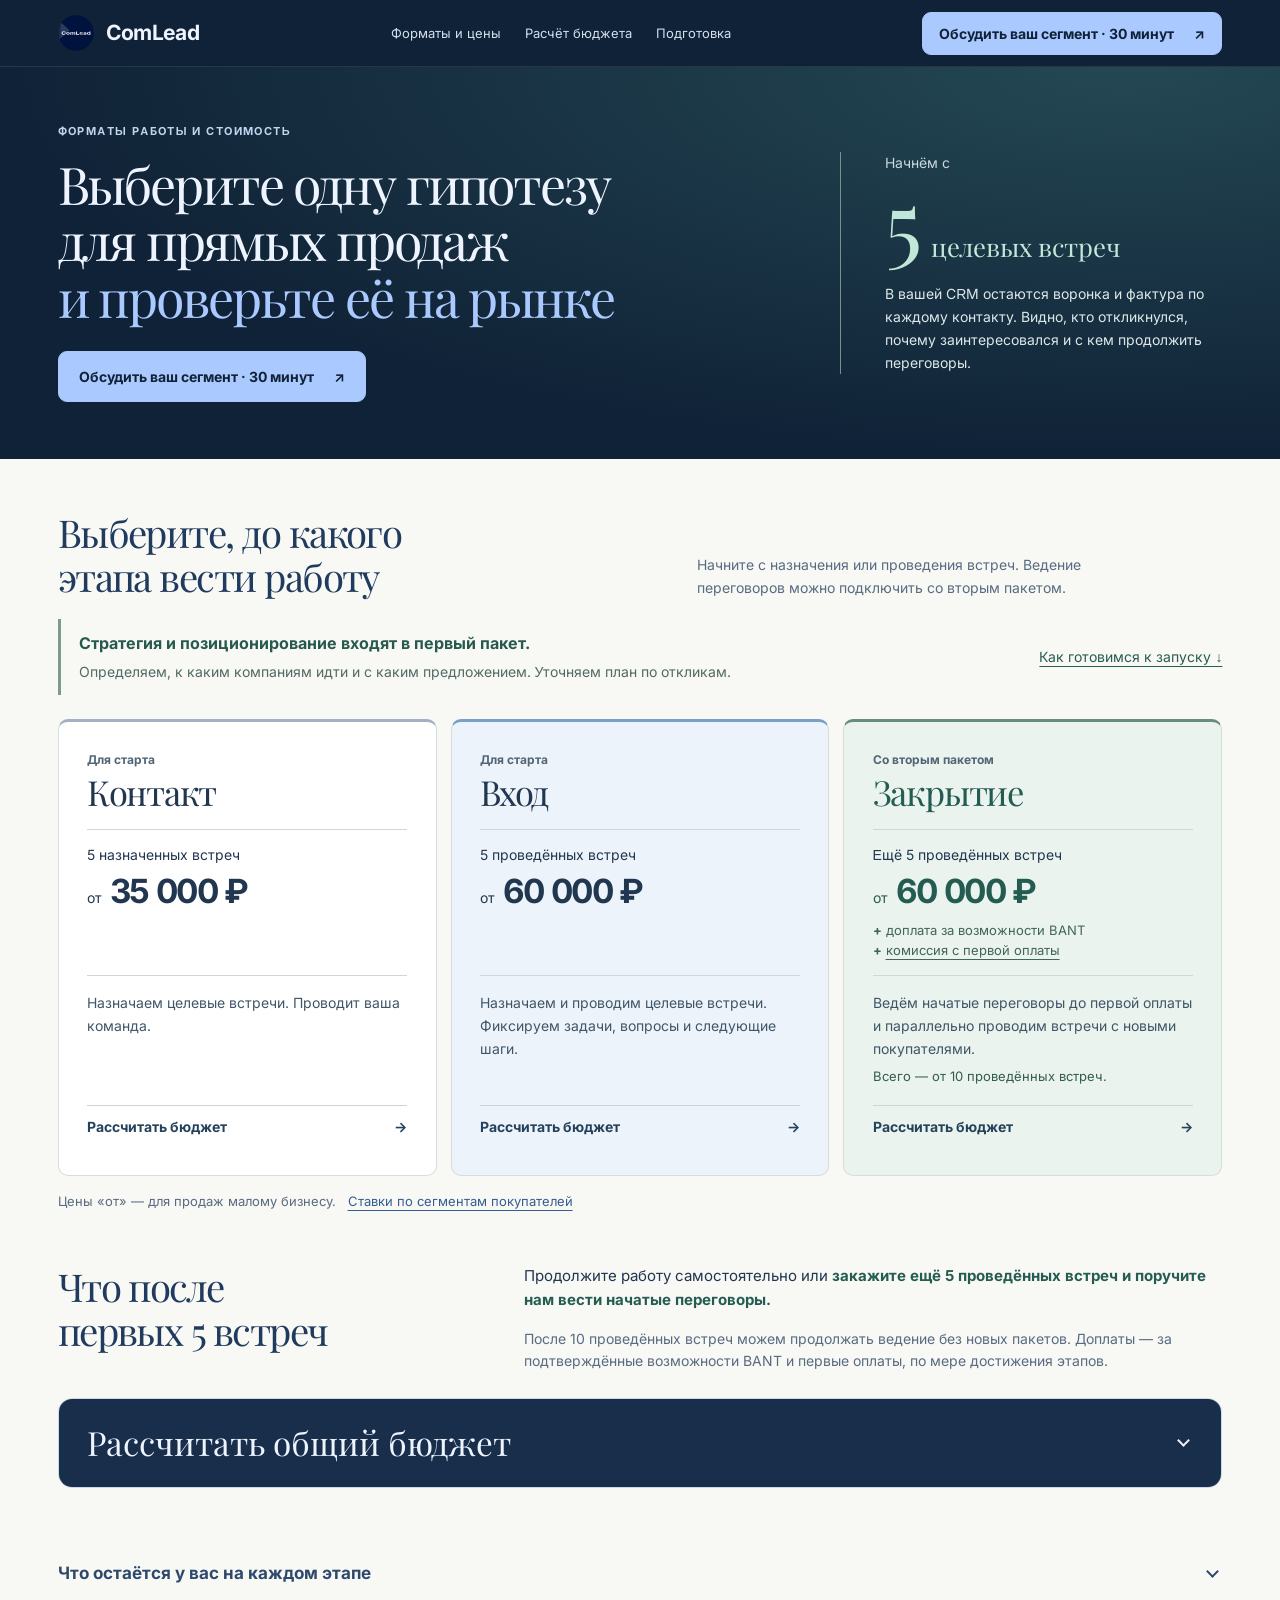
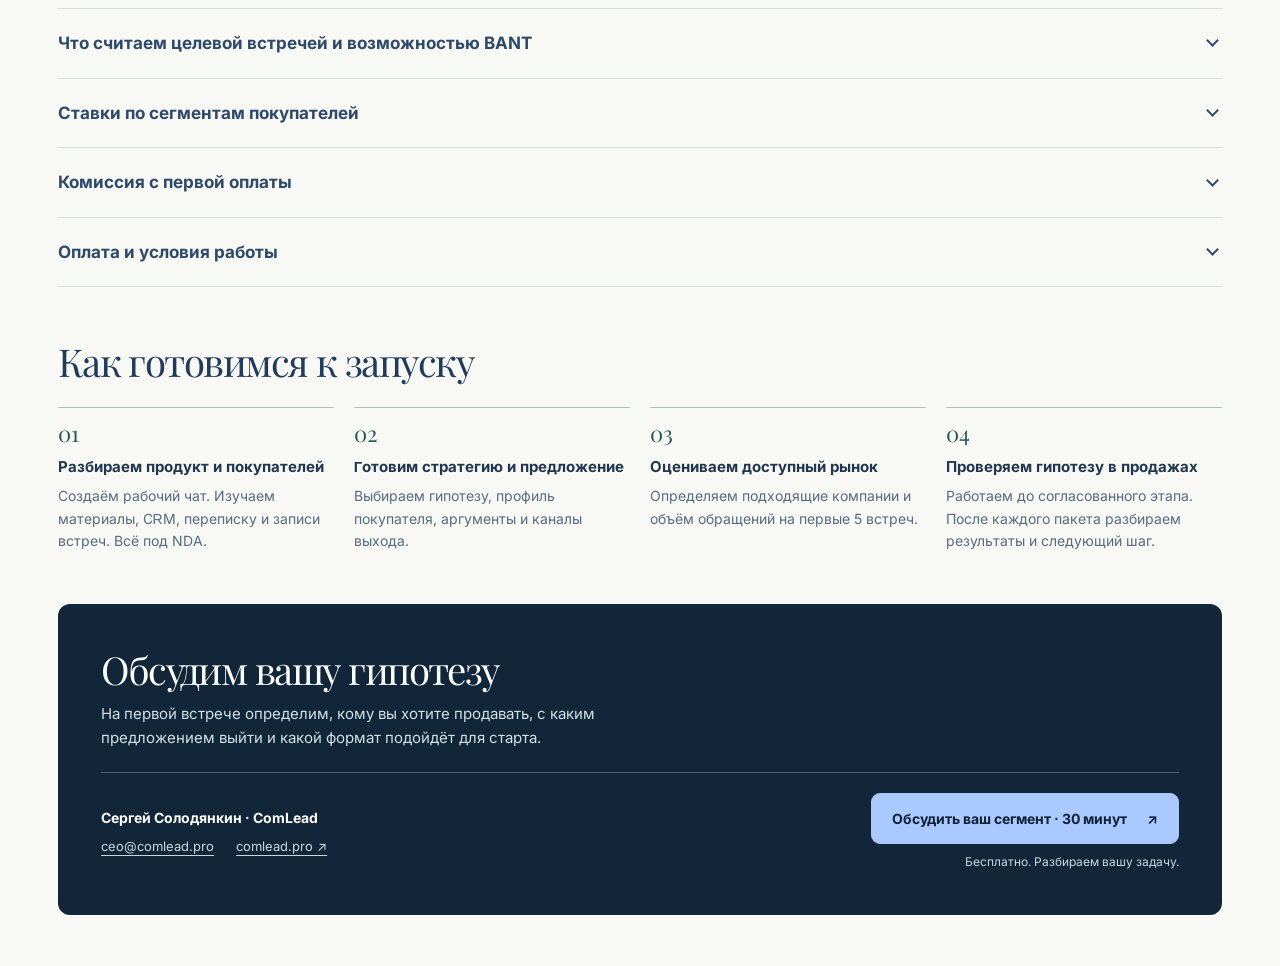
<file: Onepager.html>
<!doctype html>
<html lang="ru">
<head>
<meta charset="utf-8">
<meta name="viewport" content="width=device-width, initial-scale=1, viewport-fit=cover">
<meta name="theme-color" content="#101e33">
<meta name="description" content="ComLead — проверка гипотез прямыми продажами. Начните с 5 целевых встреч: стратегия включена, дальнейшая работа — небольшими пакетами.">
<title>ComLead — начнём с 5 целевых встреч</title>
<style>@font-face {
  font-family: 'Inter';
  font-style: normal;
  font-weight: 400;
  font-display: swap;
  src: url([data-uri]) format('woff');
}
@font-face {
  font-family: 'Inter';
  font-style: normal;
  font-weight: 700;
  font-display: swap;
  src: url([data-uri]) format('woff');
}
@font-face {
  font-family: 'Playfair Display';
  font-style: normal;
  font-weight: 400;
  font-display: swap;
  src: url([data-uri]) format('woff');
}
/* The established ComLead palette and embedded typefaces are retained. */
:root{--navy:#101e33;--ink:#21364f;--muted:#586b80;--blue:#aac9ff;--teal:#2b6257;--paper:#f5f7fa;--line:#d9e3ed;--sans:Inter,Arial,sans-serif;--serif:'Playfair Display',Georgia,serif;--header-h:72px}
*{box-sizing:border-box}html{scroll-behavior:smooth;scroll-padding-block-start:calc(var(--header-h) + 20px)}body{margin:0;background:var(--paper);color:var(--ink);font:16px/1.6 var(--sans);-webkit-font-smoothing:antialiased}h1,h2,h3,p,dl,dd{margin:0}a{color:inherit;text-underline-offset:4px}button,input,select{font:inherit}button,a,summary{-webkit-tap-highlight-color:transparent}button{cursor:pointer}img,svg{display:block;max-width:100%}strong,b{font-weight:700}[hidden]{display:none!important}:is(a,button,summary,input,select,[tabindex]):focus-visible{outline:3px solid #6292d6;outline-offset:4px}[id]{scroll-margin-block-start:calc(var(--header-h) + 20px)}.wrap{width:min(1160px,calc(100% - 64px));margin-inline:auto}.sr-only{position:absolute;width:1px;height:1px;overflow:hidden;clip-path:inset(50%);white-space:nowrap}.skip{position:fixed;inset-block-start:10px;inset-inline-start:10px;transform:translateY(-200%);z-index:100;padding:12px 20px;background:white;color:var(--navy)}.skip:focus{transform:none}.button{display:inline-flex;align-items:center;justify-content:center;gap:20px;padding:14px 20px;min-height:50px;border:1px solid #a8c9fa;border-radius:9px;background:var(--blue);color:var(--navy);font-size:14px;font-weight:700;text-decoration:none;line-height:1.5}.button:hover{background:#c5daff}.button svg{width:16px;height:16px;flex:none}.site-header{position:sticky;inset-block-start:0;z-index:30;background:#101e33f7;color:#edf3ff;border-bottom:1px solid #ffffff18}.topbar{display:flex;align-items:center;justify-content:space-between;gap:24px;min-height:var(--header-h)}.brand{display:inline-flex;align-items:center;gap:12px;text-decoration:none;font-size:21px;font-weight:700;letter-spacing:-.03em}.brand img{width:36px;height:36px;border-radius:50%}.header-mobile-link{display:none}.hero{padding-block:44px 40px;background:radial-gradient(ellipse at 90% 10%,#233c5c,transparent 68%),var(--navy);color:#edf3ff}.eyebrow{font-size:11px;line-height:1.5;font-weight:700;letter-spacing:.13em;text-transform:uppercase;color:var(--blue)}.hero h1{max-width:1080px;margin-block-start:16px;font:400 clamp(32px,4.1vw,50px)/1.17 var(--serif);letter-spacing:-.035em;text-wrap:balance}.hero-accent{color:var(--blue)}.hero-subtitle{margin-block-start:28px;font-size:23px;line-height:1.45}.hero-subtitle strong{font-variant-numeric:lining-nums tabular-nums}.hero-lead{margin-block-start:14px;max-width:760px;color:#c4d2e6;font-size:16px;line-height:1.65}.hero-actions{margin-block-start:24px}.hero-terms{margin-block-start:24px;padding-inline-start:16px;border-inline-start:2px solid #9bd1c2;max-width:800px;color:#bfd0e6;font-size:14px}.hero-actions+.hero-terms{margin-block-start:24px}main{padding-block:28px 40px}.strategy-strip{display:flex;align-items:center;justify-content:space-between;gap:16px 32px;background:#eaf3ef;border:1px solid #d0e2da;border-radius:12px;padding:20px 24px;color:#3e6258}.strategy-strip strong{color:#28594f}.strategy-strip p+p{font-size:14px;margin-block-start:4px}.strategy-link{flex:none;font-size:14px}.section-intro{margin-block:32px 18px}.section-intro h2,.next-step h2,.workflow h2,.launch h2{font:400 29px/1.3 var(--serif);letter-spacing:-.025em;color:#203b5d}.section-intro p{font-size:14px;color:var(--muted);margin-block-start:6px}
/* Shared subgrid rows align the three formats without fixed text heights. */
.plans{display:grid;grid-template-columns:repeat(3,minmax(0,1fr));gap:0 20px}.plan{display:grid;grid-template-rows:subgrid;grid-row:span 4;min-width:0;border:1px solid var(--line);border-radius:13px;background:#fff;overflow:hidden}.plan-head{padding:20px 22px;background:#edf3fb}.plan-kicker{font-size:12px;color:var(--muted)}.plan-head h3{font:400 30px/1.25 var(--serif);letter-spacing:-.035em;margin-block-start:6px}.plan-description{padding:20px 22px;font-size:15px;line-height:1.6}.plan-volume{padding:18px 22px;border-block-start:1px solid var(--line);font-size:14px;line-height:1.6}.plan-volume strong{display:block;font-size:16px}.plan-price{padding:22px;background:#f4f7fb;border-block-start:1px solid var(--line)}.price{display:flex;align-items:baseline;gap:8px;font-size:31px;line-height:1.2;font-weight:700;letter-spacing:-.04em;font-variant-numeric:lining-nums tabular-nums;white-space:nowrap}.price small{font-size:14px;color:var(--muted);font-weight:400;letter-spacing:0}.price-caption{display:block;color:var(--muted);font-size:14px;margin-block-start:6px}.price-terms{color:#42645b;font-size:13px;line-height:1.65;margin-block-start:16px}.price-terms span{display:block}.plan-close{border-color:#bad7cc}.plan-close .plan-head{background:#deeee7}.plan-close .plan-price{background:#edf6f1}.plan-close .price,.plan-close h3{color:#245c52}.plan-close .plan-volume{border-color:#d4e4dc}.plan-link{display:inline-block;font-size:13px;margin-block-start:14px;color:#28594f}.price-note{margin-block-start:14px;color:var(--muted);font-size:13px}.price-note a{margin-inline-start:8px;color:#355d91}.next-step{display:grid;grid-template-columns:minmax(0,.8fr) minmax(0,1.5fr);gap:24px 48px;margin-block:36px;padding-block:30px;border-block:1px solid var(--line)}.next-step h2{max-width:290px}.next-step p{font-size:15px}.next-step p+p{margin-block-start:16px;color:var(--muted);font-size:14px}.next-step strong{color:#245c52}.details{border-block-end:1px solid var(--line)}.details>summary{display:flex;justify-content:space-between;align-items:center;gap:24px;padding-block:22px;list-style:none;cursor:pointer;color:#2d496b;font-weight:700;font-size:17px;line-height:1.45}.details>summary::-webkit-details-marker{display:none}.details>summary:hover{color:#3559a3}.chevron{width:9px;height:9px;flex:none;margin:0 5px 5px;border-inline-end:2px solid currentColor;border-block-end:2px solid currentColor;transform:rotate(45deg)}details[open]>summary .chevron{transform:rotate(225deg);margin-block-end:-4px}.details-body{padding-block:4px 28px}.detail-sub,.billing-note{font-size:14px;color:var(--muted)}.detail-sub{margin-block-end:20px}.billing-note{margin-block-start:16px}.compact-rows>div{display:grid;grid-template-columns:minmax(0,190px) minmax(0,1fr);gap:16px;padding-block:14px;border-block-end:1px solid var(--line)}.compact-rows>div:last-child{border:0}.compact-rows dt{font-weight:700;font-size:14px}.compact-rows dd{font-size:14px;color:var(--muted)}.criteria{display:grid;grid-template-columns:repeat(2,minmax(0,1fr));gap:40px}.criteria h3{font-size:17px;margin-block-end:8px}.criteria .compact-rows>div{grid-template-columns:1fr;gap:4px}.compact-note{margin-block-start:16px;color:var(--muted);font-size:13px}.rate-formula{padding:16px 20px;background:#eaf3ef;color:#345e53;border-radius:10px;margin-block-end:20px;font-size:14px}.rate-formula strong{display:block;margin-block-end:4px}.rates-wrap{border:1px solid var(--line);border-radius:12px;overflow:hidden;background:white}.rates{width:100%;border-collapse:collapse;table-layout:fixed;text-align:start;font-size:15px;font-variant-numeric:tabular-nums}.rates :is(th,td){padding:17px 18px;border-block-end:1px solid var(--line);vertical-align:middle}.rates thead th{font-size:13px;font-weight:400;background:#edf3fb;vertical-align:top}.rates thead strong{display:block;font-size:14px;margin-block-start:6px;line-height:1.5}.rates tbody th{font-size:15px}.rates tbody td{font-weight:700;white-space:nowrap}.rates small{display:block;font-size:12px;color:var(--muted);font-weight:400;margin-block-start:6px}.rates tr:last-child :is(th,td){border-block-end:0}.rates .rate-addon{background:#eaf3ef}.rate-plus{font-size:21px;line-height:1;font-weight:700;margin-inline-end:6px}.rate-label{display:none}.commission-grid{display:grid;grid-template-columns:repeat(7,minmax(0,1fr));border:1px solid var(--line);border-radius:10px;overflow:hidden;background:#fff}.commission-cell{padding:16px 8px;display:grid;gap:10px;text-align:center}.commission-cell+.commission-cell{border-inline-start:1px solid var(--line)}.commission-cell span,.commission-cell small{font-size:12px;color:var(--muted)}.commission-cell strong{font-size:22px;color:#345b88}.commission-cell small{padding-block-start:10px;border-block-start:1px solid var(--line)}
/* One calculator, with the funnel and its billable stages kept together. */
.economics{margin-block-start:28px;border:1px solid #cbd9e9;border-radius:14px;background:#edf2f8;overflow:hidden}.economics>summary{padding:23px 28px;background:#192e4b;color:#eef4ff}.economics>summary:hover{background:#203956;color:white}.economics-body{padding:28px}.calc-intro{font-size:14px;color:var(--muted);margin-block-end:24px}.economics-inputs{display:grid;grid-template-columns:1fr 1.35fr 1fr;gap:22px}.economics-form label{display:block;font-size:14px;font-weight:700;min-width:0}.economics-form :is(input,select){display:block;min-width:0;width:100%;min-height:50px;padding:11px 12px;margin-block-start:8px;border:1px solid #bfcfe0;border-radius:8px;background:white;color:var(--ink);font-size:15px}.economics-form small{display:block;margin-block-start:8px;font-weight:400;font-size:12px;line-height:1.55;color:var(--muted)}.economics-form input[aria-invalid=true]{border-color:#a23d33}.quantity{display:flex;gap:0;margin-block-start:8px;background:white;border:1px solid #bfcfe0;border-radius:8px;overflow:hidden}.quantity input{border:0;margin:0;border-radius:0;text-align:center;-moz-appearance:textfield;font-variant-numeric:tabular-nums;padding-inline:0}.quantity input::-webkit-inner-spin-button,.quantity input::-webkit-outer-spin-button{-webkit-appearance:none;margin:0}.quantity button{border:0;border-radius:0;background:#f6f9fd;color:#305783;flex:0 0 44px;font-size:21px}.quantity button:hover{background:#e2ebf7}.quantity button:disabled{opacity:.4;cursor:default}.economics-money{display:grid;grid-template-columns:repeat(2,minmax(0,1fr));gap:22px;margin-block-start:22px}.scenario-options{display:flex;flex-wrap:wrap;align-items:center;gap:10px;margin:24px 0 0;padding:0;border:0}.scenario-options legend{float:inline-start;margin-inline-end:12px;font-size:14px;font-weight:700;padding-block:12px}.scenario-options label{position:relative;cursor:pointer}.scenario-options input{position:absolute;opacity:0;inset:0;width:100%;min-height:100%;margin:0;cursor:pointer}.scenario-options span{display:block;background:white;border:1px solid #bfcfe0;border-radius:8px;padding:10px 14px;font-size:14px;font-weight:400;line-height:1.55}.scenario-options input:checked+span{background:#1f3a5a;color:white;border-color:#1f3a5a}.scenario-options input:focus-visible+span{outline:3px solid #6292d6;outline-offset:3px}.scenario-explanation{margin-block-start:16px;font-size:13px;line-height:1.7;color:var(--muted)}.calc-rule{padding:14px 16px;border-inline-start:3px solid #528878;background:#e5f0eb;color:#345d51;font-size:13px;margin-block-start:20px}.assumptions{margin-block-start:18px;border-block-end:1px solid #d2dfed}.assumptions>summary{padding-block:12px;font-size:13px;font-weight:400}.assumption-fields{display:grid;grid-template-columns:repeat(3,minmax(0,1fr));gap:20px;padding-block:8px 20px}.calc-error{margin-block:20px 0;padding:14px 16px;border:1px solid #d9aaa5;background:#fff2ef;border-radius:8px;color:#8d342d;font-size:14px}.calc-warning{color:#8a5116!important}.funnel-heading{margin-block:30px 18px}.funnel-heading h2{font-size:20px;line-height:1.4}.funnel-heading p{font-size:13px;color:var(--muted);margin-block-start:5px}.funnel-table{background:white;border:1px solid #d6e0ed;border-radius:12px;overflow:hidden}.funnel-head,.funnel-row{display:grid;grid-template-columns:100px minmax(0,1fr) 230px;gap:24px;align-items:center;padding:16px 22px}.funnel-head{background:#e6edf7;font-size:12px;font-weight:700;color:#5a718c}.funnel-head>:last-child{text-align:end}.funnel-row+.funnel-row{border-block-start:1px solid #e4eaf2}.funnel-count{font-weight:700;font-size:25px;line-height:1.3;color:#355c8e;font-variant-numeric:tabular-nums;white-space:nowrap}.funnel-count.unknown{font-size:14px;font-weight:400;color:var(--muted);white-space:normal}.funnel-count small{display:block;font-size:11px;letter-spacing:0;font-weight:400;margin-block-start:4px;color:var(--muted)}.funnel-stage strong{display:block;font-size:14px}.funnel-stage small{display:block;margin-block-start:4px;color:var(--muted);font-size:12px;line-height:1.6}.funnel-cost{text-align:end}.funnel-cost strong{display:block;font-size:17px;line-height:1.4;font-variant-numeric:tabular-nums;white-space:nowrap}.funnel-cost small{display:block;margin-block-start:4px;color:var(--muted);font-size:12px;line-height:1.6}.funnel-row.active-stage{background:#f1f7f4}.active-stage .funnel-count{color:#2c6859}.funnel-row.top-stage{background:#fafcfe}.funnel-row.top-stage .funnel-cost strong{font-weight:400;font-size:15px;color:var(--muted)}.calc-footnote{margin-block-start:12px;font-size:12px;color:var(--muted)}.budget{margin-block-start:24px;padding:24px;background:white;border:1px solid #d6e0ed;border-radius:12px}.budget h3,.forecast h3{font-size:18px;line-height:1.4;margin-block-end:10px}.budget-row{display:grid;grid-template-columns:minmax(0,1fr) auto;align-items:start;gap:18px;padding-block:14px}.budget-row dt{font-size:14px;line-height:1.5}.budget-row small{display:block;margin-block-start:4px;font-size:12px;color:var(--muted)}.budget-row dd{font-size:19px;line-height:1.4;font-weight:700;font-variant-numeric:tabular-nums;white-space:nowrap}.budget-row.inactive dd{font-weight:400;color:var(--muted)}.appointment-separated{border-block-end:1px solid var(--line);margin-block-end:6px;padding-block-end:20px}.budget-total{border-block-start:2px solid #b7c9df;margin-block-start:6px;padding-block-start:20px}.budget-total dt{font-size:16px;font-weight:700}.budget-total dd{font-size:30px;line-height:1.3;color:#244565}.payment-note{margin-block-start:16px;padding-block-start:16px;border-block-start:1px solid var(--line);font-size:13px;color:var(--muted)}.payment-note strong{color:var(--ink)}.forecast{margin-block-start:24px;padding:24px;background:#e5f0eb;border:1px solid #ccdfd5;border-radius:12px;color:#2a5d50}.forecast h3{color:#2a5d50}.forecast-row{display:grid;grid-template-columns:minmax(0,1fr) auto;align-items:center;gap:24px;padding-block:16px}.forecast-row+.forecast-row{border-block-start:1px solid #c5dacf}.forecast-row dt{font-size:14px}.forecast-row small{display:block;font-size:12px;margin-block-start:6px;color:#526f63}.forecast-row dd{font-weight:700;font-size:28px;line-height:1.3;font-variant-numeric:tabular-nums;white-space:nowrap}.is-negative{color:#9d4a38}.workflow{margin-block-start:36px;padding-block:10px 30px;border-block-end:1px solid var(--line)}.workflow-steps{display:grid;grid-template-columns:repeat(2,minmax(0,1fr));gap:24px 48px;counter-reset:steps;list-style:none;margin:24px 0 0;padding:0}.workflow-steps li{position:relative;padding-inline-start:38px;counter-increment:steps}.workflow-steps li::before{content:counter(steps,decimal-leading-zero);position:absolute;inset-inline-start:0;inset-block-start:1px;color:#66809d;font-size:12px;font-weight:700}.workflow-steps h3{font-size:15px}.workflow-steps p{margin-block-start:6px;font-size:14px;color:var(--muted)}.launch{padding-block:30px 24px}.launch p{max-width:760px;margin-block-start:10px;font-size:15px;color:var(--muted)}.contact{display:flex;justify-content:space-between;align-items:center;gap:24px}.contact-person{font-size:14px}.contact-links{display:flex;flex-wrap:wrap;gap:8px 22px;margin-block-start:7px;color:var(--muted);font-size:13px}.contact-note{margin-block-start:8px;font-size:12px;text-align:end;color:var(--muted)}
@media(max-width:1000px){.wrap{width:calc(100% - 48px)}.plans{gap:0 14px}.plan-head,.plan-description,.plan-volume,.plan-price{padding-inline:18px}.price{font-size:27px}.plan-description{font-size:14px}.plan-volume strong{font-size:15px}.price-terms{font-size:12px}.strategy-strip{flex-wrap:wrap}.economics-inputs{grid-template-columns:1fr 1fr}.volume-input{grid-column:1/-1;max-width:300px}.funnel-head,.funnel-row{grid-template-columns:80px minmax(0,1fr) 180px;gap:18px;padding-inline:18px}.commission-grid{grid-template-columns:repeat(4,minmax(0,1fr))}.commission-cell{border-block-end:1px solid var(--line)}.commission-cell:nth-child(5){border-inline-start:0}.rates :is(th,td){padding-inline:12px}.rates thead strong{font-size:13px}.next-step{gap:24px}}
@media(max-width:760px){:root{--header-h:64px}.wrap{width:calc(100% - 32px)}.header-cta{display:none}.header-mobile-link{display:block;font-size:13px}.brand{font-size:19px}.brand img{width:32px;height:32px}.hero{padding-block:30px}.hero h1{font-size:clamp(30px,6vw,43px);text-wrap:initial}.hero-subtitle{font-size:21px;margin-block-start:24px}.hero-lead{font-size:15px}.hero-terms{font-size:13px}.hero-actions .button{width:100%;max-width:360px}.strategy-strip{padding:18px}.strategy-strip p{font-size:15px}.strategy-strip p+p{font-size:13px}.strategy-link{font-size:13px}.section-intro h2,.next-step h2,.workflow h2,.launch h2{font-size:27px}.plans{grid-template-columns:1fr;gap:18px}.plan{display:block;grid-row:auto}.plan-head{display:flex;flex-wrap:wrap;gap:8px 16px;align-items:center;justify-content:space-between}.plan-head h3{margin:0}.plan-kicker{font-size:12px}.plan-description,.plan-volume{font-size:15px}.plan-volume strong{font-size:16px}.plan-price{padding-block:20px}.price{font-size:32px}.price-terms{font-size:13px}.price-note a{display:block;margin-inline:0;margin-block-start:4px}.next-step{grid-template-columns:1fr;gap:16px;margin-block:28px;padding-block:24px}.next-step h2{max-width:none}.details>summary{font-size:16px;padding-block:20px;gap:16px}.compact-rows>div{grid-template-columns:1fr;gap:5px}.criteria{grid-template-columns:1fr;gap:28px}.rates-wrap{border:0;border-radius:0;background:transparent;overflow:visible}.rates,.rates tbody{display:block}.rates thead{position:absolute;width:1px;height:1px;clip-path:inset(50%);overflow:hidden}.rates tbody{display:grid;gap:16px}.rates tbody tr{display:block;background:white;border:1px solid var(--line);border-radius:10px;overflow:hidden}.rates tbody th{display:block;background:#edf3fb;padding:16px;text-align:start}.rates tbody td{display:flex;align-items:center;justify-content:space-between;gap:16px;padding:14px 16px;font-size:16px}.rates tbody td:last-child{border-block-end:0}.rates .rate-label{display:block;white-space:normal;font-size:13px;font-weight:400;color:var(--muted)}.rates .rate-label small{font-size:11px;margin-block-start:3px}.rates .rate-value{flex:none}.rate-plus{font-size:18px}.commission-grid{grid-template-columns:repeat(2,minmax(0,1fr))}.commission-cell:nth-child(odd){border-inline-start:0}.economics>summary{padding:20px}.economics-body{padding:22px 16px}.economics-inputs,.economics-money{grid-template-columns:1fr;gap:20px}.volume-input{grid-column:auto;max-width:none}.economics-form :is(input,select){font-size:16px}.scenario-options{gap:10px}.scenario-options legend{float:none;width:100%;padding-block:0 10px}.scenario-options label{flex:1}.scenario-options span{text-align:center;padding-inline:8px;font-size:13px}.assumption-fields{grid-template-columns:1fr;gap:16px}.funnel-head{display:none}.funnel-row{grid-template-columns:66px minmax(0,1fr);gap:6px 14px;padding:16px 14px}.funnel-count{grid-column:1;grid-row:1/3;align-self:start;font-size:24px;white-space:normal;overflow-wrap:anywhere}.funnel-count.unknown{font-size:12px}.funnel-stage{grid-column:2}.funnel-cost{grid-column:2;text-align:start;margin-block-start:6px}.funnel-stage strong{font-size:14px}.funnel-cost strong{font-size:17px}.funnel-cost small{font-size:12px}.top-stage .funnel-cost{margin:0}.budget,.forecast{padding:20px 16px}.budget-row{gap:12px}.budget-row dd{font-size:17px}.budget-row dt{font-size:13px}.budget-total{grid-template-columns:1fr;gap:10px}.budget-total dt{font-size:16px}.budget-total dd{font-size:30px}.forecast-row{grid-template-columns:1fr;gap:10px}.forecast-row dd{font-size:27px}.workflow-steps{grid-template-columns:1fr;gap:22px}.contact{flex-direction:column;align-items:stretch}.contact .button{width:100%}.contact-note{text-align:start}}
@media(max-width:360px){.button{font-size:13px;padding-inline:14px;gap:12px}.hero h1{font-size:30px}.funnel-row{padding-inline:10px;grid-template-columns:55px minmax(0,1fr);gap:6px 10px}.economics-body{padding-inline:12px}.budget,.forecast{padding-inline:12px}.budget-row{grid-template-columns:1fr;gap:6px}.budget-row dd{font-size:20px}.budget-total dd{font-size:28px}.rates tbody td{padding-inline:12px}.scenario-options span{font-size:12px}}
@media(prefers-reduced-motion:reduce){html{scroll-behavior:auto}*,*::before,*::after{transition:none!important;animation:none!important}}
@page{size:A4;margin:12mm}@media print{:root{--header-h:0px}body{background:white;font-size:10pt}.wrap{width:100%}.site-header{position:static;background:white;color:var(--ink);border:0}.topbar{min-height:40px}.button,.skip,.header-mobile-link,.hero-actions{display:none}.hero{padding-block:16px;background:white;color:var(--ink)}.hero h1{font-size:28pt;color:var(--ink)}.hero-accent,.eyebrow{color:#345b88}.hero-subtitle{font-size:16pt;margin-block-start:16px}.hero-lead,.hero-terms{color:var(--muted);font-size:10pt}.plans{gap:10px}.plan-head,.plan-description,.plan-volume,.plan-price{padding:12px}.plan-head h3{font-size:22pt}.plan-description,.plan-volume,.price-terms{font-size:9pt}.price{font-size:22pt}.details>summary{font-size:12pt}.details-body{padding-block-end:20px}.economics{break-before:page}.economics-body{padding:16px}.funnel-row,.budget,.forecast,.plan,.workflow-steps li{break-inside:avoid}.funnel-head,.funnel-row{grid-template-columns:70px minmax(0,1fr) 170px;padding:12px}.next-step p{font-size:10pt}.next-step{margin-block:20px}.contact{break-inside:avoid}.details,.strategy-strip,.plan,.economics,.funnel-row,.forecast{-webkit-print-color-adjust:exact;print-color-adjust:exact}}
</style>
<style>
:root {
  --paper: #f8f8f5;
  --navy: #102237;
  --teal: #285d53;
  --line: #d4dedc;
  --header-h: 66px;
  --space: clamp(32px, 4vw, 56px);
}
.wrap { width: min(1170px, calc(100% - clamp(36px, 9vw, 144px))); }
html { scroll-behavior: auto; scroll-padding-block-start: calc(var(--header-h) + 16px); }
[id] { scroll-margin-block-start: 0; }
.site-header { background: var(--navy); }
.reader-nav { display: flex; align-items: center; gap: 24px; }
.reader-nav a { color: #d2dfef; text-decoration: none; font-size: 13px; padding-block: 10px; }
.reader-nav a:hover { color: white; text-decoration: underline; }
.header-cta { min-height: 42px; padding: 10px 16px; }
.hero { padding-block: clamp(32px, 4.4vw, 70px); background: radial-gradient(ellipse at 88% 0%, #244853, transparent 70%), var(--navy); }
.hero-layout { display: grid; grid-template-columns: minmax(0,1.65fr) minmax(0,.88fr); gap: clamp(28px,5vw,76px); align-items: center; }
.hero h1 { font-size: clamp(37px,4.05vw,59px); line-height: 1.09; letter-spacing: -.041em; text-wrap: initial; }
.hero h1 > span { display: block; }
.hero-actions { margin-block-start: 26px; }
.hero-copy .eyebrow { color: #bfd5ec; }
.starter { padding-inline-start: clamp(24px,3.5vw,52px); border-inline-start: 1px solid #78918f; }
.starter-label { font-size: 14px; color: #c9d9de; }
.starter-volume { display: flex; align-items: baseline; gap: 15px; margin: 0 0 16px; color: #c1e7d9; }
.starter-volume strong { font: 400 clamp(66px,7vw,104px)/1.02 var(--serif); letter-spacing: -.065em; }
.starter-volume span { font: 400 clamp(21px,2vw,31px)/1.18 var(--serif); }
.starter-result { font-size: 14px; line-height: 1.65; color: #dce8e8; max-width: 38ch; }
main.wrap { padding-block: var(--space); }
.section-intro { display: grid; grid-template-columns: 1.12fr 1fr; align-items: end; gap: var(--space); margin: 0 0 20px; }
.section-intro h2, .next-step h2, .workflow h2, .launch h2 { font-size: clamp(27px,3vw,42px); line-height: 1.16; letter-spacing: -.04em; text-wrap: balance; }
.section-intro p { max-width: 47ch; line-height: 1.65; }
.strategy-strip { padding: 12px 0 12px 18px; margin-block: 0 24px; background: transparent; border: 0; border-inline-start: 3px solid #7a9d8c; border-radius: 0; }
.strategy-strip p + p { color: #526964; }
.strategy-link { color: var(--teal); }
.plans { gap: 0 14px; }
.plan {
  --card-bg: #fff;
  --card-rule: #a2b2c3;
  padding: clamp(19px,2.2vw,32px);
  grid-row: span 5; grid-template-rows: subgrid;
  background: var(--card-bg); border: 1px solid var(--line); border-block-start: 3px solid var(--card-rule); border-radius: 10px;
}
.plan:nth-child(2) { --card-bg: #edf3fa; --card-rule: #7b9fc9; }
.plan-close { --card-bg: #eaf3ed; --card-rule: #678d7b; }
.plan .plan-head, .plan .plan-price, .plan .plan-description { padding: 0; background: transparent; border: 0; }
.plan-kicker { color: #526575; font-size: 12px; font-weight: 700; }
.plan-head h3 { font-size: clamp(29px,2.7vw,38px); margin: 4px 0 0; line-height: 1.12; }
.plan .plan-price { border-block: 1px solid #cdd8d9; margin-block: 17px 15px; padding-block: 14px; }
.unit { font-size: 14px; font-weight: 500; }
.price { font-size: clamp(27px,2.6vw,36px); margin-block-start: 6px; }
.price small { color: inherit; }
.price-terms { line-height: 1.55; margin-top: 8px; }
.plan-description, .plan-minimum { font-size: 14px; line-height: 1.65; color: #405668; }
.plan-minimum { margin-top: 6px; color: #345d51; font-size: 13px; }
.select-plan { grid-row: 5; display: inline-flex; align-items: center; justify-content: space-between; gap: 12px; margin-top: 18px; min-height: 42px; color: #24425b; border-block-start: 1px solid #c9d5d8; font-size: 14px; font-weight: 700; text-decoration: none; }
.select-plan:hover { text-decoration: underline; }
.price-note { line-height: 1.7; }
.next-step { margin-block: var(--space) 26px; padding-block: 0; border: 0; grid-template-columns: .9fr 1.5fr; }
.next-step h2 { max-width: 15ch; }
.economics { margin-block: 24px var(--space); background: #eef2f5; }
.economics > summary { font: 400 clamp(24px,2.6vw,34px)/1.25 var(--serif); }
.economics-body { padding: clamp(15px,2.7vw,36px); }
.quantity input { flex: 1 1 0; width: 0; min-width: 0; }
.quantity button { min-width: 42px; }
.calc-summary { display: grid; grid-template-columns: minmax(0,1.25fr) minmax(0,1fr); gap: 16px; align-items: start; }
.calc-summary .forecast-row { grid-template-columns: minmax(0,1fr); gap: 5px; }
.workflow { margin-block-start: var(--space); padding-block: 0; border: 0; }
.workflow-steps { grid-template-columns: repeat(4,minmax(0,1fr)); gap: 20px; }
.workflow-steps li { padding: 13px 0 0; border-block-start: 1px solid #acbfba; }
.workflow-steps li::before { display: block; position: static; margin-block-end: 10px; color: var(--teal); font: 400 22px/1.1 var(--serif); }
.closing { margin-block-start: var(--space); background: #112638; padding: clamp(22px,3.4vw,44px); color: #e6eff1; border-radius: 12px; }
.closing .launch { padding: 0; }
.closing .launch h2 { color: #fff; }
.closing .launch p { color: #d3e0e4; max-width: 62ch; }
.closing .contact { border: 0; border-block-start: 1px solid #47606c; background: transparent; border-radius: 0; padding: 20px 0 0; margin-top: 22px; }
.contact .contact-person strong { color: #fff; }
.contact .contact-links a, .contact .contact-note { color: #c4d9e1; }
@media (max-width: 880px) {
  .reader-nav { display: none; }
  .hero-layout { grid-template-columns: minmax(0,1.45fr) minmax(0,1fr); gap: 24px; }
  .starter { padding-inline-start: 21px; }
  .workflow-steps { grid-template-columns: repeat(2,minmax(0,1fr)); }
  .calc-summary { grid-template-columns: 1fr; gap: 0; }
}
@media (max-width: 760px) {
  .hero-layout, .section-intro, .next-step { grid-template-columns: minmax(0,1fr); gap: 15px; }
  .hero h1 { font-size: clamp(32px,6.3vw,46px); }
  .hero h1 > span { display: inline; }
  .hero { padding-block: 26px; }
  .hero-copy { display: contents; }
  .hero-layout { grid-template-areas: 'eyebrow' 'title' 'starter' 'cta'; }
  .hero-copy .eyebrow { grid-area: eyebrow; }
  .hero-copy h1 { grid-area: title; margin: 0; }
  .hero-actions { grid-area: cta; margin-top: 5px; }
  .starter { grid-area: starter; padding-inline-start: 15px; }
  .starter-label, .starter-volume { display: inline; font: 500 19px/1.4 var(--sans); color: #d4eade; }
  .starter-volume strong, .starter-volume span { font: inherit; letter-spacing: normal; }
  .starter-result { margin-block-start: 6px; max-width: 55ch; }
  .strategy-strip { gap: 6px; }
  .plans { gap: 14px; }
  .plan { display: block; grid-row: auto; }
  .plan-head { display: block; }
  .select-plan { display: flex; }
  .next-step h2 { max-width: none; }
  .economics-inputs { gap: 15px; }
}
@media (max-width: 480px) {
  .workflow-steps { grid-template-columns: 1fr; gap: 16px; }
  .workflow-steps li { padding-inline-start: 35px; }
  .workflow-steps li::before { position: absolute; inset-block-start: 15px; }
  .closing .contact { gap: 16px; }
}
@media print {
  .wrap { width: 100%; }
  .reader-nav, .select-plan, .hero-actions, .strategy-link { display: none; }
  .hero { padding-block: 10px; background: #fff; }
  .hero-layout { display: block; }
  .hero-copy { display: block; }
  .hero h1 { font-size: 24pt; }
  .hero h1 > span { display: inline; }
  .starter { margin-top: 12px; border: 0; padding: 0; }
  .starter-label, .starter-volume, .starter-volume strong, .starter-volume span { display: inline; color: #234739; font: 700 12pt var(--sans); }
  .starter-result { color: var(--ink); max-width: none; font-size: 9pt; }
  .section-intro, .calc-summary { display: block; }
  .plan { padding: 12px; }
  .plan .price { font-size: 19pt; }
  .closing { background: #fff; color: var(--ink); padding: 0; }
  .closing :is(.launch h2,.launch p,.contact-person strong,.contact-links a,.contact-note) { color: var(--ink); }
}

</style>
</head>
<body id="top">
<a class="skip" href="#formats">К форматам работы</a>
<header class="site-header"><div class="wrap topbar">
  <a class="brand" href="#top" aria-label="ComLead — в начало страницы"><img src="[data-uri]" width="36" height="36" alt="">ComLead</a>
  <nav class="reader-nav" aria-label="По одностраничнику">
    <a href="#formats">Форматы и цены</a><a href="#economics">Расчёт бюджета</a><a href="#workflow">Подготовка</a>
  </nav>
  <a class="button header-cta" href="https://calink.ru/ComLead/30min" target="_blank" rel="noopener noreferrer">Обсудить ваш сегмент · 30&nbsp;минут <span aria-hidden="true">↗</span><span class="sr-only">, откроется в новой вкладке</span></a>
  <a class="header-mobile-link" href="#formats">Форматы и цены</a>
</div></header>
<section class="hero" aria-labelledby="page-title"><div class="wrap hero-layout">
  <div class="hero-copy">
    <p class="eyebrow">Форматы работы и стоимость</p>
    <h1 id="page-title"><span>Выберите одну гипотезу</span> <span>для прямых продаж</span> <span class="hero-accent">и проверьте её на рынке</span></h1>
    <div class="hero-actions"><a class="button" href="https://calink.ru/ComLead/30min" target="_blank" rel="noopener noreferrer">Обсудить ваш сегмент · 30&nbsp;минут <span aria-hidden="true">↗</span><span class="sr-only">, откроется в новой вкладке</span></a></div>
  </div>
  <aside class="starter" aria-label="Первый пакет">
    <p class="starter-label">Начнём с</p>
    <p class="starter-volume"><strong>5</strong> <span>целевых встреч</span></p>
    <p class="starter-result">В вашей CRM остаются воронка и фактура по каждому контакту. Видно, кто откликнулся, почему заинтересовался и с кем продолжить переговоры.</p>
  </aside>
</div></section>
<main class="wrap">

<section id="formats" tabindex="-1" aria-labelledby="formats-title">
  <div class="section-intro"><h2 id="formats-title">Выберите, до какого этапа вести работу</h2><p>Начните с назначения или проведения встреч. Ведение переговоров можно подключить со вторым пакетом.</p></div>
  <aside class="strategy-strip" aria-label="Стратегия включена"><div><p><strong>Стратегия и позиционирование входят в первый пакет.</strong></p><p>Определяем, к каким компаниям идти и с каким предложением. Уточняем план по откликам.</p></div><a class="strategy-link" href="#workflow">Как готовимся к запуску ↓</a></aside>
  <div class="plans">
    <article class="plan" aria-labelledby="contact-title">
      <div class="plan-head"><p class="plan-kicker">Для старта</p><h3 id="contact-title">Контакт</h3></div>
      <div class="plan-price"><p class="unit">5 назначенных встреч</p><p class="price"><small>от</small> 35&nbsp;000&nbsp;₽</p></div>
      <p class="plan-description">Назначаем целевые встречи. Проводит ваша команда.</p>
      
      <a class="select-plan" data-plan="appointed" href="#economics">Рассчитать бюджет <span aria-hidden="true">→</span></a>
    </article>
    <article class="plan" aria-labelledby="entry-title">
      <div class="plan-head"><p class="plan-kicker">Для старта</p><h3 id="entry-title">Вход</h3></div>
      <div class="plan-price"><p class="unit">5 проведённых встреч</p><p class="price"><small>от</small> 60&nbsp;000&nbsp;₽</p></div>
      <p class="plan-description">Назначаем и проводим целевые встречи. Фиксируем задачи, вопросы и следующие шаги.</p>
      
      <a class="select-plan" data-plan="primary" href="#economics">Рассчитать бюджет <span aria-hidden="true">→</span></a>
    </article>
    <article class="plan plan-close" aria-labelledby="close-title">
      <div class="plan-head"><p class="plan-kicker">Со вторым пакетом</p><h3 id="close-title">Закрытие</h3></div>
      <div class="plan-price"><p class="unit">Ещё 5 проведённых встреч</p><p class="price"><small>от</small> 60&nbsp;000&nbsp;₽</p><p class="price-terms"><span><b>+</b> доплата за возможности BANT</span><span><b>+</b> <a href="#commission">комиссия с первой оплаты</a></span></p></div>
      <p class="plan-description">Ведём начатые переговоры до первой оплаты и параллельно проводим встречи с новыми покупателями.</p>
      <p class="plan-minimum">Всего — от 10 проведённых встреч.</p>
      <a class="select-plan" data-plan="full" id="close-plan-example" href="#economics">Рассчитать бюджет <span aria-hidden="true">→</span></a>
    </article>
  </div>
  <p class="price-note">Цены «от» — для продаж малому бизнесу. <a href="#rates">Ставки по сегментам покупателей</a></p>
</section>
<section class="next-step" aria-labelledby="next-title">
  <h2 id="next-title">Что после первых 5 встреч</h2>
  <div><p>Продолжите работу самостоятельно или <strong>закажите ещё 5 проведённых встреч и поручите нам вести начатые переговоры.</strong></p><p>После 10 проведённых встреч можем продолжать ведение без новых пакетов. Доплаты — за подтверждённые возможности BANT и первые оплаты, по мере достижения этапов.</p></div>
</section>
<details class="details economics" id="economics"><summary>Рассчитать общий бюджет <span class="chevron" aria-hidden="true"></span></summary><div class="economics-body">
  <p class="calc-intro">Выберите формат и общий объём встреч. В расчёте видны стоимость встреч, доплаты по сценарию и прогноз выручки. Встречи можно покупать пакетами по 5.</p>
  <form id="economics-form" class="economics-form" novalidate>
    <div class="economics-inputs">
      <label for="calc-format">Формат работы<select id="calc-format" aria-describedby="format-description"><option value="appointed">Контакт</option><option value="primary" selected>Вход</option><option value="full">Закрытие</option></select><small id="format-description"></small></label>
      <label for="calc-segment">Кому продаёте<select id="calc-segment" aria-describedby="segment-description"><option value="small">Малый · до 300 млн ₽</option><option value="medium">Средний · 300 млн – 3 млрд ₽</option><option value="large">Крупный · 3–30 млрд ₽</option><option value="enterprise">Enterprise · от 30 млрд ₽ / РБК-500</option></select><small id="segment-description">Годовая выручка компаний-покупателей</small></label>
      <div class="volume-input"><label id="meetings-label" for="calc-meetings">Количество проведённых встреч</label><div class="quantity"><button type="button" id="fewer-meetings" aria-label="Уменьшить на 5 встреч">−</button><input id="calc-meetings" type="number" inputmode="numeric" min="5" step="5" value="5" aria-describedby="meetings-description"><button type="button" id="more-meetings" aria-label="Добавить 5 встреч">+</button></div><small id="meetings-description">Пакетами по 5: 5, 10, 15…</small></div>
    </div>
    <p id="closing-rule" class="calc-rule" hidden>В «Закрытии» считаем минимум 10 проведённых встреч: первый пакет из 5 и ещё 5 с подключением ведения переговоров.</p>
    <div class="economics-money">
      <label for="calc-check">Первая оплата покупателя, ₽<input id="calc-check" type="text" inputmode="decimal" value="500 000" autocomplete="off" aria-describedby="check-warning"><small id="check-warning" class="calc-warning" hidden></small></label>
      <label for="calc-ltv">Выручка с клиента за год, ₽<input id="calc-ltv" type="text" inputmode="decimal" value="1 000 000" autocomplete="off" aria-describedby="ltv-description ltv-warning"><small id="ltv-description">Включая первую оплату · годовой LTV</small><small id="ltv-warning" class="calc-warning" hidden></small></label>
    </div>
    <fieldset class="scenario-options"><legend>Сценарий</legend><label><input type="radio" name="scenario" value="realistic" checked><span>Реалистичный</span></label><label><input type="radio" name="scenario" value="optimistic"><span>Оптимистичный</span></label></fieldset>
    <p class="scenario-explanation" id="scenario-explanation"></p>
    <details class="details assumptions"><summary>Уточнить касания, отклики и проведение встреч <span class="chevron" aria-hidden="true"></span></summary><div class="assumption-fields">
      <label for="calc-touches">Всего касаний<input type="number" id="calc-touches" min="0" step="1" inputmode="numeric" placeholder="150"><small>Включая повторные. Пустое поле — автоматический расчёт.</small></label>
      <label for="calc-replies">Ответов<input type="number" id="calc-replies" min="0" step="1" inputmode="numeric" placeholder="30"><small>Пустое поле — расчёт при 50% заинтересованных среди ответивших.</small></label>
      <label for="calc-interested">Заинтересованных лидов<input type="number" id="calc-interested" min="0" step="1" inputmode="numeric" placeholder="15"><small>Пустое поле — расчёт по конверсии 40% в назначенную встречу.</small></label>
      <label id="attendance-field" for="calc-attended" hidden>Из них состоится встреч<input type="number" id="calc-attended" min="0" step="1" inputmode="numeric" placeholder="4"><small>Для «Контакта». По умолчанию — явка 90%.</small></label>
    </div></details>
  </form>
  <p id="calc-error" class="calc-error" role="alert" hidden></p>
  <div id="economics-output" hidden>
    <div class="funnel-heading"><h2>Вся воронка по сценарию</h2><p id="funnel-context"></p></div>
    <div class="funnel-table" role="table" aria-label="Воронка и оплата этапов">
      <div class="funnel-head" role="row"><span role="columnheader">Объём</span><span role="columnheader">Этап</span><span role="columnheader">Оплата ComLead</span></div>
      <div class="funnel-row top-stage" id="flow-touches-row" role="row">
      <div class="funnel-count" id="flow-touches-count" role="cell"></div>
      <div class="funnel-stage" role="cell"><strong>Общий объём касаний</strong><small id="flow-touches-note"></small></div>
      <div class="funnel-cost" role="cell"><strong id="flow-touches-cost"></strong><small id="flow-touches-cost-note"></small></div>
    </div>
<div class="funnel-row top-stage" id="flow-replies-row" role="row">
      <div class="funnel-count" id="flow-replies-count" role="cell"></div>
      <div class="funnel-stage" role="cell"><strong>Ответы</strong><small id="flow-replies-note"></small></div>
      <div class="funnel-cost" role="cell"><strong id="flow-replies-cost"></strong><small id="flow-replies-cost-note"></small></div>
    </div>
<div class="funnel-row top-stage" id="flow-interested-row" role="row">
      <div class="funnel-count" id="flow-interested-count" role="cell"></div>
      <div class="funnel-stage" role="cell"><strong>Заинтересованные лиды</strong><small id="flow-interested-note"></small></div>
      <div class="funnel-cost" role="cell"><strong id="flow-interested-cost"></strong><small id="flow-interested-cost-note"></small></div>
    </div>
<div class="funnel-row" id="flow-appointed-row" role="row">
      <div class="funnel-count" id="flow-appointed-count" role="cell"></div>
      <div class="funnel-stage" role="cell"><strong>Назначенные встречи</strong><small id="flow-appointed-note"></small></div>
      <div class="funnel-cost" role="cell"><strong id="flow-appointed-cost"></strong><small id="flow-appointed-cost-note"></small></div>
    </div>
<div class="funnel-row" id="flow-primary-row" role="row">
      <div class="funnel-count" id="flow-primary-count" role="cell"></div>
      <div class="funnel-stage" role="cell"><strong>Проведённые встречи · ICP Fit</strong><small id="flow-primary-note"></small></div>
      <div class="funnel-cost" role="cell"><strong id="flow-primary-cost"></strong><small id="flow-primary-cost-note"></small></div>
    </div>
<div class="funnel-row" id="flow-bant-row" role="row">
      <div class="funnel-count" id="flow-bant-count" role="cell"></div>
      <div class="funnel-stage" role="cell"><strong>Подтверждённые возможности · BANT</strong><small id="flow-bant-note"></small></div>
      <div class="funnel-cost" role="cell"><strong id="flow-bant-cost"></strong><small id="flow-bant-cost-note"></small></div>
    </div>
<div class="funnel-row" id="flow-deals-row" role="row">
      <div class="funnel-count" id="flow-deals-count" role="cell"></div>
      <div class="funnel-stage" role="cell"><strong>Сделки и комиссия с первых оплат</strong><small id="flow-deals-note"></small></div>
      <div class="funnel-cost" role="cell"><strong id="flow-deals-cost"></strong><small id="flow-deals-cost-note"></small></div>
    </div>
    </div>
    <p class="calc-footnote" id="funnel-footnote"></p>
    <div class="calc-summary"><section class="budget" aria-labelledby="budget-title"><h3 id="budget-title">Общий бюджет на ComLead</h3><dl>
      <div class="budget-row" id="budget-appointed-row"><dt>Назначенные встречи<small id="budget-appointed-note"></small></dt><dd id="budget-appointed"></dd></div>
      <div class="budget-row" id="budget-primary-row"><dt>Проведённые встречи · ICP Fit<small id="budget-primary-note"></small></dt><dd id="budget-primary"></dd></div>
      <div class="budget-row" id="budget-bant-row"><dt>Подтверждённые возможности · BANT<small id="budget-bant-note"></small></dt><dd id="budget-bant"></dd></div>
      <div class="budget-row" id="budget-deals-row"><dt>Сделки — комиссия с первых оплат<small id="budget-deals-note"></small></dt><dd id="budget-deals"></dd></div>
      <div class="budget-row budget-total"><dt>Всего по сценарию<small id="budget-formula"></small></dt><dd id="calc-total" aria-live="polite" aria-atomic="true"></dd></div>
    </dl><p class="payment-note"><strong id="first-package-payment"></strong><br><span id="payment-description"></span></p></section>
    <section class="forecast" aria-labelledby="forecast-title"><h3 id="forecast-title">Прогноз вашей выручки</h3><dl>
      <div class="forecast-row"><dt>Первые оплаты<small id="first-revenue-formula"></small></dt><dd id="first-revenue"></dd></div>
      <div class="forecast-row" id="annual-revenue-row"><dt>Выручка за год после расходов на ComLead<small>До себестоимости и прочих расходов</small><small id="year-revenue-formula"></small></dt><dd id="year-revenue"></dd></div>
    </dl></section></div>
  </div>
  <noscript><p class="calc-error">Для расчёта включите JavaScript. Ставки и условия доступны выше без калькулятора.</p></noscript>
</div></details>
<div class="detail-group">
<details class="details" id="outcomes"><summary>Что остаётся у вас на каждом этапе <span class="chevron" aria-hidden="true"></span></summary><div class="details-body"><dl class="compact-rows"><div><dt>Назначение</dt><dd>Контакты, переписка и договорённости о встречах.</dd></div><div><dt>Проведение</dt><dd>Фактура о задачах, интересах и возражениях покупателей, согласованные следующие шаги.</dd></div><div><dt>Квалификация BANT</dt><dd>Подтверждённые условия покупки: потребность, бюджет, участники решения и сроки.</dd></div><div><dt>Сделка</dt><dd>Первая оплата по закрытой сделке и история переговоров в вашей CRM.</dd></div></dl></div></details>
<details class="details" id="criteria"><summary>Что считаем целевой встречей и возможностью BANT <span class="chevron" aria-hidden="true"></span></summary><div class="details-body"><div class="criteria">
  <section><h3>Целевая встреча · ICP Fit</h3><dl class="compact-rows"><div><dt>Компания</dt><dd>Соответствует согласованным отрасли, размеру, географии и другим условиям отбора.</dd></div><div><dt>Участник</dt><dd>Принимает решение или влияет на него и может подключить руководителя.</dd></div><div><dt>Договорённость</dt><dd>Участник согласился обсудить предложение. Цель, тема и время согласованы.</dd></div></dl><p class="compact-note">Критерии фиксируем до старта. В «Контакте» засчитываем назначенную встречу, во «Входе» и «Закрытии» — проведённую первичную.</p></section>
  <section><h3>Подтверждённая возможность · BANT</h3><dl class="compact-rows"><div><dt>Потребность</dt><dd>Понятны задача покупателя и критерии выбора.</dd></div><div><dt>Решение</dt><dd>Известно, кто участвует и как принимают решение.</dd></div><div><dt>Бюджет</dt><dd>Подтверждены сумма или порядок согласования.</dd></div><div><dt>Сроки</dt><dd>Есть ориентир покупки и согласованный следующий шаг.</dd></div></dl><p class="compact-note">Подтверждение фиксируем в CRM. Доплата возникает один раз за каждую возможность, только в «Закрытии».</p></section>
</div></div></details>
<details class="details" id="rates"><summary>Ставки по сегментам покупателей <span class="chevron" aria-hidden="true"></span></summary><div class="details-body">
  <p class="detail-sub">Сегмент определяем по годовой выручке покупателя. Встречи оплачиваются пакетами по 5.</p>
  <div class="rate-formula"><strong>Как считается «Закрытие»</strong>Проведённые встречи <b>+</b> подтверждённые возможности BANT <b>+</b> комиссия с первых оплат. Ведение подключаем со вторым пакетом.</div>
  <div class="rates-wrap"><table class="rates"><caption class="sr-only">Ставки за встречу и доплата за возможность BANT</caption><thead><tr><th scope="col">Сегмент покупателя<strong>Годовая выручка</strong></th><th scope="col">Контакт<strong>За назначенную встречу</strong></th><th scope="col">Вход и Закрытие<strong>За проведённую встречу</strong></th><th scope="col" class="rate-addon">Только «Закрытие»<strong><b class="rate-plus">+</b> За возможность BANT</strong></th></tr></thead><tbody><tr><th scope="row">Малый бизнес<small>До 300 млн ₽</small></th>
      <td><span class="rate-label">Контакт<small>За назначенную встречу</small></span><span class="rate-value">7&nbsp;000&nbsp;₽</span></td>
      <td><span class="rate-label">Вход / Закрытие<small>За проведённую встречу</small></span><span class="rate-value">12&nbsp;000&nbsp;₽</span></td>
      <td class="rate-addon"><span class="rate-label">Только «Закрытие»<small><b class="rate-plus">+</b> За возможность BANT</small></span><span class="rate-value">18&nbsp;000&nbsp;₽</span></td></tr>
<tr><th scope="row">Средний бизнес<small>От 300 млн до 3 млрд ₽</small></th>
      <td><span class="rate-label">Контакт<small>За назначенную встречу</small></span><span class="rate-value">10&nbsp;000&nbsp;₽</span></td>
      <td><span class="rate-label">Вход / Закрытие<small>За проведённую встречу</small></span><span class="rate-value">17&nbsp;000&nbsp;₽</span></td>
      <td class="rate-addon"><span class="rate-label">Только «Закрытие»<small><b class="rate-plus">+</b> За возможность BANT</small></span><span class="rate-value">27&nbsp;000&nbsp;₽</span></td></tr>
<tr><th scope="row">Крупный бизнес<small>От 3 до 30 млрд ₽</small></th>
      <td><span class="rate-label">Контакт<small>За назначенную встречу</small></span><span class="rate-value">14&nbsp;000&nbsp;₽</span></td>
      <td><span class="rate-label">Вход / Закрытие<small>За проведённую встречу</small></span><span class="rate-value">24&nbsp;000&nbsp;₽</span></td>
      <td class="rate-addon"><span class="rate-label">Только «Закрытие»<small><b class="rate-plus">+</b> За возможность BANT</small></span><span class="rate-value">41&nbsp;000&nbsp;₽</span></td></tr>
<tr><th scope="row">Enterprise<small>От 30 млрд ₽ или РБК-500</small></th>
      <td><span class="rate-label">Контакт<small>За назначенную встречу</small></span><span class="rate-value">20&nbsp;000&nbsp;₽</span></td>
      <td><span class="rate-label">Вход / Закрытие<small>За проведённую встречу</small></span><span class="rate-value">34&nbsp;000&nbsp;₽</span></td>
      <td class="rate-addon"><span class="rate-label">Только «Закрытие»<small><b class="rate-plus">+</b> За возможность BANT</small></span><span class="rate-value">61&nbsp;000&nbsp;₽</span></td></tr></tbody></table></div>
  <p class="billing-note">Во «Входе» и «Закрытии» назначение входит в стоимость проведённой встречи. Эти ставки не суммируются.</p>
</div></details>
<details class="details" id="commission"><summary>Комиссия с первой оплаты <span class="chevron" aria-hidden="true"></span></summary><div class="details-body"><p class="detail-sub">Только в «Закрытии», с первой оплаты каждого нового покупателя.</p><div class="commission-grid"><div class="commission-cell"><span>100 тыс. ₽</span><strong>10%</strong><small>10 000 ₽</small></div>
<div class="commission-cell"><span>500 тыс. ₽</span><strong>5%</strong><small>25 000 ₽</small></div>
<div class="commission-cell"><span>1 млн ₽</span><strong>4,5%</strong><small>45 000 ₽</small></div>
<div class="commission-cell"><span>2 млн ₽</span><strong>4%</strong><small>80 000 ₽</small></div>
<div class="commission-cell"><span>3 млн ₽</span><strong>3,5%</strong><small>105 000 ₽</small></div>
<div class="commission-cell"><span>5 млн ₽</span><strong>3%</strong><small>150 000 ₽</small></div>
<div class="commission-cell"><span>От 10 млн ₽</span><strong>2%</strong><small>от 200 000 ₽</small></div></div><p class="billing-note">Для промежуточных чеков ставку и сумму покажет калькулятор.</p></div></details>
<details class="details" id="terms"><summary>Оплата и условия работы <span class="chevron" aria-hidden="true"></span></summary><div class="details-body"><dl class="compact-rows">
  <div><dt>На старте</dt><dd>Согласуем профиль покупателя, ставки и сроки. Первый пакет из 5 встреч оплачивается авансом. Стратегия включена.</dd></div>
  <div><dt>Следующие пакеты</dt><dd>Оплачиваются по 5 встреч. После каждого пакета смотрим на результат и согласуем продолжение.</dd></div>
  <div><dt>Ведение переговоров</dt><dd>Подключаем со вторым пакетом проведённых встреч. Пока назначаем и проводим новые встречи, продолжаем переговоры с заинтересованными покупателями. Без новых пакетов ведём воронку после 10 проведённых встреч.</dd></div>
  <div><dt>Доплаты в «Закрытии»</dt><dd>За каждую впервые подтверждённую возможность BANT и с первой оплаты каждого нового покупателя. Промежуточные встречи входят в ведение. Срок ведения и порядок доплат фиксируем заранее.</dd></div>
  <div><dt>Замены и приёмка</dt><dd>Неявки и встречи вне согласованного профиля заменяем бесплатно. Акт — после выполнения объёма.</dd></div>
</dl></div></details>
</div>

<section class="workflow" id="workflow" aria-labelledby="workflow-title"><h2 id="workflow-title">Как готовимся к запуску</h2><ol class="workflow-steps">
  <li><h3>Разбираем продукт и покупателей</h3><p>Создаём рабочий чат. Изучаем материалы, CRM, переписку и записи встреч. Всё под NDA.</p></li>
  <li><h3>Готовим стратегию и предложение</h3><p>Выбираем гипотезу, профиль покупателя, аргументы и каналы выхода.</p></li>
  <li><h3>Оцениваем доступный рынок</h3><p>Определяем подходящие компании и объём обращений на первые 5 встреч.</p></li>
  <li><h3>Проверяем гипотезу в продажах</h3><p>Работаем до согласованного этапа. После каждого пакета разбираем результаты и следующий шаг.</p></li>
</ol></section>
<div class="closing"><section class="launch" aria-labelledby="launch-title"><h2 id="launch-title">Обсудим вашу гипотезу</h2><p>На первой встрече определим, кому вы хотите продавать, с каким предложением выйти и какой формат подойдёт для старта.</p></section>
<footer class="contact"><div class="contact-person"><strong>Сергей Солодянкин · ComLead</strong><div class="contact-links"><a href="mailto:ceo@comlead.pro">ceo@comlead.pro</a><a href="https://comlead.pro" target="_blank" rel="noopener noreferrer">comlead.pro ↗<span class="sr-only">, откроется в новой вкладке</span></a></div></div><div><a class="button" href="https://calink.ru/ComLead/30min" target="_blank" rel="noopener noreferrer">Обсудить ваш сегмент · 30&nbsp;минут <span aria-hidden="true">↗</span><span class="sr-only">, откроется в новой вкладке</span></a><p class="contact-note">Бесплатно. Разбираем вашу задачу.</p></div></footer></div>
</main>
<script>'use strict';

const RATES = {
  small: { appointed: 7000, primary: 12000, bant: 18000 },
  medium: { appointed: 10000, primary: 17000, bant: 27000 },
  large: { appointed: 14000, primary: 24000, bant: 41000 },
  enterprise: { appointed: 20000, primary: 34000, bant: 61000 }
};
const COMMISSIONS = [[100000,.10],[500000,.05],[1000000,.045],[2000000,.04],[3000000,.035],[5000000,.03],[10000000,.02]];
const FUNNEL_CONVERSIONS = {
  reply: 0.2,
  interest: 0.5,
  appointment: 0.4,
  attendance: 0.9
};
const FORMAT_DESCRIPTIONS = {
  appointed: 'Назначаем встречи. Проводит ваша команда.',
  primary: 'Назначаем и проводим первичные встречи.',
  full: 'Считаем встречи и ведение переговоров со второго пакета.'
};

// Interpolate commission amounts, preserving the scale used in the previous version.
function commissionAmount(check) {
  if (check <= COMMISSIONS[0][0]) return Math.round(check * COMMISSIONS[0][1]);
  const last = COMMISSIONS[COMMISSIONS.length - 1];
  if (check >= last[0]) return Math.round(check * last[1]);
  const index = COMMISSIONS.findIndex(([threshold]) => check <= threshold);
  const lower = COMMISSIONS[index - 1], upper = COMMISSIONS[index];
  const share = (check - lower[0]) / (upper[0] - lower[0]);
  return Math.round(lower[0] * lower[1] + share * (upper[0] * upper[1] - lower[0] * lower[1]));
}

function computeScenario({format, segment, meetings, scenario, check, ltv, attended = null}) {
  const rate = RATES[segment];
  if (!rate || !Object.hasOwn(FORMAT_DESCRIPTIONS, format)) throw new Error('Выберите формат и сегмент.');
  const minimum = format === 'full' ? 10 : 5;
  if (!Number.isSafeInteger(meetings) || meetings < minimum || meetings % 5 !== 0) {
    throw new Error(format === 'full'
      ? 'Для «Закрытия» укажите от 10 проведённых встреч, пакетами по 5: 10, 15, 20…'
      : 'Укажите количество встреч, кратное 5: 5, 10, 15…');
  }
  if (scenario !== 'realistic' && scenario !== 'optimistic') throw new Error('Выберите сценарий.');
  if (!Number.isFinite(check) || check <= 0) throw new Error('Укажите положительную сумму первой оплаты.');
  if (attended !== null && format === 'appointed' && (!Number.isSafeInteger(attended) || attended < 0 || attended > meetings)) {
    throw new Error('Проведённых встреч должно быть от 0 до количества назначенных.');
  }
  const attendanceRate = FUNNEL_CONVERSIONS.attendance;
  const appointedMeetings = format === 'appointed' ? meetings : Math.ceil(meetings / attendanceRate);
  const conducted = format === 'appointed' ? (attended ?? Math.floor(meetings * attendanceRate)) : meetings;
  const interestedLeads = Math.ceil(appointedMeetings / FUNNEL_CONVERSIONS.appointment);
  const replies = Math.ceil(interestedLeads / FUNNEL_CONVERSIONS.interest);
  const touches = Math.ceil(replies / FUNNEL_CONVERSIONS.reply);
  const bantConversion = scenario === 'optimistic' ? .4 : .2;
  const opportunities = Math.floor(conducted * bantConversion + 1e-9);
  const deals = Math.floor(opportunities * .5);
  const unit = format === 'appointed' ? rate.appointed : rate.primary;
  const appointmentsCost = format === 'appointed' ? meetings * unit : 0;
  const primaryCost = format !== 'appointed' ? meetings * unit : 0;
  const bantCost = format === 'full' ? opportunities * rate.bant : 0;
  const feePerDeal = commissionAmount(check);
  const commissionCost = format === 'full' ? deals * feePerDeal : 0;
  const total = appointmentsCost + primaryCost + bantCost + commissionCost;
  const ltvValid = Number.isFinite(ltv) && ltv >= check && ltv > 0;
  const revenue = deals * check;
  const annualAfterComLead = ltvValid ? deals * ltv - total : null;
  const maximum = Math.max(total, touches, meetings * check, ltvValid ? meetings * ltv : 0);
  if (!Number.isFinite(maximum) || maximum > Number.MAX_SAFE_INTEGER) throw new Error('Значения слишком велики для точного расчёта. Уменьшите объём или суммы.');
  return {rate, appointedMeetings, interestedLeads, replies, touches, conducted, bantConversion, opportunities, deals, unit, appointmentsCost, primaryCost, bantCost, feePerDeal, commissionCost, total, firstPackage: 5 * unit, revenue, annualAfterComLead, ltvValid};
}

(() => {
  const $ = id => document.getElementById(id);
  const set = (id, text) => { $(id).textContent = text; };
  const show = (id, yes) => { $(id).hidden = !yes; };
  const money = n => new Intl.NumberFormat('ru-RU', { maximumFractionDigits: 0 }).format(n) + ' ₽';
  const count = n => new Intl.NumberFormat('ru-RU', { maximumFractionDigits: 0 }).format(n);
  const percent = n => new Intl.NumberFormat('ru-RU', {maximumFractionDigits: 2}).format(n * 100) + '%';
  const word = (n, forms) => forms[n % 100 >= 11 && n % 100 <= 14 ? 2 : n % 10 === 1 ? 0 : n % 10 >= 2 && n % 10 <= 4 ? 1 : 2];
  const amount = (n, forms) => count(n) + ' ' + word(n, forms);
  const read = id => {
    const value = $(id).value.replace(/\s/g, '').replace(',', '.');
    return /^-?(?:\d+(?:\.\d*)?|\.\d+)$/.test(value) ? Number(value) : NaN;
  };
  const optional = id => $(id).value.trim() === '' ? null : read(id);
  const invalid = (id, yes) => $(id).setAttribute('aria-invalid', String(yes));
  function validateUpper(touches, replies, interested, meetings) {
    for (const [id, n] of [['calc-touches', touches], ['calc-replies', replies], ['calc-interested', interested]]) {
      const bad = n !== null && (!Number.isSafeInteger(n) || n < 0);
      invalid(id, bad);
      if (bad) throw new Error('Касания, ответы и заинтересованных укажите целыми неотрицательными числами или оставьте поля пустыми.');
    }
    if (interested !== null && interested < meetings) {
      invalid('calc-interested', true);
      throw new Error('Заинтересованных лидов не может быть меньше, чем встреч с новыми покупателями в этом сценарии.');
    }
    if (replies < interested) {
      invalid('calc-replies', true);
      throw new Error('Ответов должно быть не меньше, чем заинтересованных лидов.');
    }
    if (touches < replies) {
      invalid('calc-touches', true);
      throw new Error('Объём касаний должен быть не меньше количества ответов.');
    }
  }
  function stage(id, volume, note, cost, costNote, active, unknown = false) {
    set('flow-' + id + '-count', volume);
    set('flow-' + id + '-note', note);
    set('flow-' + id + '-cost', cost);
    set('flow-' + id + '-cost-note', costNote);
    $('flow-' + id + '-count').classList.toggle('unknown', unknown);
    $('flow-' + id + '-row').classList.toggle('active-stage', active);
  }
  function budget(id, cost, note, active) {
    set('budget-' + id, active ? money(cost) : '—');
    set('budget-' + id + '-note', note);
    $('budget-' + id + '-row').classList.toggle('inactive', !active);
  }
  function calculate() {
    const format = $('calc-format').value;
    const segment = $('calc-segment').value;
    const scenario = document.querySelector('input[name="scenario"]:checked')?.value;
    const meetings = read('calc-meetings');
    const check = read('calc-check');
    const ltv = read('calc-ltv');
    const attended = optional('calc-attended');
    const touches = optional('calc-touches');
    const replies = optional('calc-replies');
    const interested = optional('calc-interested');
    const full = format === 'full', appointed = format === 'appointed';
    const minimum = full ? 10 : 5;
    $('calc-meetings').min = String(minimum);
    $('calc-attended').max = String(meetings);
    $('fewer-meetings').disabled = !Number.isFinite(meetings) || meetings <= minimum;
    set('meetings-label', appointed ? 'Количество назначенных встреч' : 'Количество проведённых встреч');
    set('meetings-description', full ? 'Пакетами по 5: 10, 15, 20…' : 'Пакетами по 5: 5, 10, 15…');
    set('format-description', FORMAT_DESCRIPTIONS[format] || 'Выберите формат.');
    show('closing-rule', full);
    show('attendance-field', appointed);
    invalid('calc-meetings', !Number.isSafeInteger(meetings) || meetings < minimum || meetings % 5 !== 0);
    invalid('calc-check', !Number.isFinite(check) || check <= 0);
    invalid('calc-ltv', !Number.isFinite(ltv) || ltv <= 0 || ltv < check);
    invalid('calc-attended', appointed && attended !== null && (!Number.isSafeInteger(attended) || attended < 0 || attended > meetings));
    const checkWarning = Number.isFinite(check) && check > 0 && check < 100000 ? 'Ниже ориентира 100 000 ₽. Обсудим, подходит ли экономика работы.' : '';
    const ltvWarning = !Number.isFinite(ltv) || ltv <= 0 ? 'Укажите годовую выручку с клиента, чтобы увидеть расчёт за 12 месяцев.' : ltv < check ? 'Годовая выручка включает первую оплату. Укажите не меньше ' + money(check) + '.' : '';
    set('check-warning', checkWarning); show('check-warning', Boolean(checkWarning));
    set('ltv-warning', ltvWarning); show('ltv-warning', Boolean(ltvWarning));
    let r;
    let effectiveInterested;
    let effectiveReplies;
    let effectiveTouches;
    try {
      r = computeScenario({format, segment, meetings, scenario, check, ltv, attended});
      effectiveInterested = interested ?? r.interestedLeads;
      effectiveReplies = replies ?? Math.ceil(effectiveInterested / FUNNEL_CONVERSIONS.interest);
      effectiveTouches = touches ?? Math.ceil(effectiveReplies / FUNNEL_CONVERSIONS.reply);
      validateUpper(effectiveTouches, effectiveReplies, effectiveInterested, r.appointedMeetings);
    } catch (error) {
      set('calc-error', error.message); show('calc-error', true); show('economics-output', false);
      set('scenario-explanation', 'Исправьте значения для расчёта сценария.');
      return;
    }
    show('calc-error', false); show('economics-output', true);
    const opps = amount(r.opportunities, ['возможность', 'возможности', 'возможностей']);
    const clients = amount(r.deals, ['клиент', 'клиента', 'клиентов']);
    const sample = scenario === 'optimistic' ? 'На 10 проведённых встреч: 4 возможности и 2 оплаты.' : 'На 10 проведённых встреч: 2 возможности и 1 оплата.';
    set('scenario-explanation', sample + ' Конверсии — ' + percent(r.bantConversion) + ' в BANT и 50% из BANT в оплату. Считаем по общему объёму, округляя число возможностей и оплат вниз. Это допущения для сравнения бюджета; фактические результаты могут отличаться.');
    set('funnel-context', full ? 'Ведение переговоров — ComLead, со вторым пакетом. Доплаты только за достигнутые этапы.' : appointed ? 'Назначение — ComLead. Проведение встреч и дальнейшие переговоры — ваша команда.' : 'Проведение встреч — ComLead. Дальнейшие переговоры — ваша команда.');
    $('calc-touches').placeholder = count(Math.ceil(effectiveReplies / FUNNEL_CONVERSIONS.reply));
    $('calc-replies').placeholder = count(Math.ceil(effectiveInterested / FUNNEL_CONVERSIONS.interest));
    $('calc-interested').placeholder = count(r.interestedLeads);
    $('calc-attended').placeholder = count(Math.floor(meetings * FUNNEL_CONVERSIONS.attendance));
    stage('touches', count(effectiveTouches), 'Включая повторные обращения', '—', 'Входят в работу по пакету', false);
    stage('replies', count(effectiveReplies), 'Ответили на обращение', '—', 'Входят в работу по пакету', false);
    stage('interested', count(effectiveInterested), 'Проявили интерес к предложению', '—', 'Входят в работу по пакету', false);
    stage('appointed', count(r.appointedMeetings), appointed ? 'Согласованы цель, участник и время' : 'Расчёт назначений с учётом явки 90%', appointed ? money(r.appointmentsCost) : '—', appointed ? count(meetings) + ' × ' + money(r.rate.appointed) : 'Входит в проведённую встречу', appointed);
    stage('primary', count(r.conducted), appointed ? 'Проводит ваша команда' : 'Проводим встречу и фиксируем следующий шаг', appointed ? '—' : money(r.primaryCost), appointed ? 'Без оплаты ComLead' : count(meetings) + ' × ' + money(r.rate.primary), !appointed);
    stage('bant', count(r.opportunities), percent(r.bantConversion) + ' проведённых встреч · ' + (full ? 'подтверждаем условия покупки' : 'квалифицирует ваша команда'), full ? money(r.bantCost) : '—', full ? count(r.opportunities) + ' × ' + money(r.rate.bant) : 'Без оплаты ComLead', full);
    stage('deals', count(r.deals), '50% возможностей BANT · ' + (full ? 'ведём до первой оплаты' : 'сделки закрывает ваша команда'), full ? money(r.commissionCost) : '—', full ? count(r.deals) + ' × ' + money(check) + ' × ' + percent(r.feePerDeal / check) : 'Без комиссии ComLead', full);
    const footnotes = ['Допущения: 20% от касаний в ответы, 50% от ответов в интерес, 40% от заинтересованных в назначенную встречу, явка 90%. Нужный объём касаний, ответов, интереса и назначений рассчитываем от цели по встречам, округляя вверх.'];
    if (touches !== null || replies !== null || interested !== null) footnotes.push('Для касаний, ответов и интереса учтены введённые вами объёмы.');
    if (appointed) footnotes.push(attended === null ? 'Проведённые встречи округляем вниз. Объём можно уточнить в настройках выше.' : 'Проведение встреч задано вами: ' + count(r.conducted) + ' из ' + count(meetings) + '.');
    if (r.conducted < 10) footnotes.push('Первые 5 встреч — ориентир для оценки контактов и работы с нами. Для вывода о продажах данных пока мало.');
    set('funnel-footnote', footnotes.join(' '));
    budget('appointed', r.appointmentsCost, appointed ? count(meetings) + ' × ' + money(r.rate.appointed) : 'Включены в проведённые встречи — отдельно не прибавляем', appointed);
    $('budget-appointed-row').classList.toggle('appointment-separated', !appointed);
    budget('primary', r.primaryCost, appointed ? 'Проводит ваша команда — в бюджет ComLead не входят' : count(meetings) + ' × ' + money(r.rate.primary), !appointed);
    budget('bant', r.bantCost, full ? opps + ' × ' + money(r.rate.bant) : 'Ведёт ваша команда — доплаты нет', full);
    budget('deals', r.commissionCost, full ? clients + ' × ' + money(check) + ' × ' + percent(r.feePerDeal / check) + ' · ' + money(r.feePerDeal) + ' с покупателя' : 'Закрывает ваша команда — комиссии нет', full);
    set('calc-total', money(r.total));
    set('budget-formula', full ? money(r.primaryCost) + ' + ' + money(r.bantCost) + ' + ' + money(r.commissionCost) : count(meetings) + (appointed ? ' назначенных встреч' : ' проведённых встреч'));
    set('first-package-payment', 'Первый пакет из 5 встреч — ' + money(r.firstPackage) + '.');
    set('payment-description', full ? 'Встречи оплачиваются пакетами по 5. BANT и комиссия — по мере достижения этапов, а не авансом за сценарий.' : meetings > 5 ? 'Встречи оплачиваются пакетами по 5. Следующий пакет — после оценки результатов предыдущего.' : 'Оплата авансом. Стратегия входит в первый пакет.');
    set('first-revenue', money(r.revenue));
    set('first-revenue-formula', clients + ' × ' + money(check));
    show('annual-revenue-row', r.ltvValid);
    set('year-revenue', r.ltvValid ? money(r.annualAfterComLead) : '—');
    set('year-revenue-formula', r.ltvValid ? clients + ' × ' + money(ltv) + ' − ' + money(r.total) + ' на ComLead' : '');
    $('year-revenue').classList.toggle('is-negative', r.annualAfterComLead < 0);
  }
  function formatMoneyInput(input) {
    const original = input.value;
    const raw = original.replace(/\s/g, '');
    if (!/^-?\d*(?:[.,]\d*)?$/.test(raw)) return;
    const caret = input.selectionStart;
    const significantBefore = original.slice(0, caret ?? original.length).replace(/\s/g, '').length;
    const [integer, fraction] = raw.replace('.', ',').split(',');
    const formatted = integer.replace(/\B(?=(\d{3})+(?!\d))/g, ' ') + (fraction === undefined ? '' : ',' + fraction);
    input.value = formatted;
    if (document.activeElement !== input || caret === null || original === formatted) return;
    let pos = 0, seen = 0;
    while (pos < formatted.length && seen < significantBefore) { if (!/\s/.test(formatted[pos])) seen++; pos++; }
    input.setSelectionRange(pos, pos);
  }
  ['calc-check', 'calc-ltv'].forEach(id => {
    const input = $(id);
    input.addEventListener('beforeinput', event => {
      const start = input.selectionStart, end = input.selectionEnd;
      if (start === null || start !== end) return;
      if (event.inputType === 'deleteContentBackward' && start > 1 && input.value[start - 1] === ' ') input.setSelectionRange(start - 2, start);
      if (event.inputType === 'deleteContentForward' && input.value[start] === ' ') input.setSelectionRange(start, start + 2);
    });
    input.addEventListener('input', () => formatMoneyInput(input));
  });
  $('economics-form').addEventListener('submit', event => event.preventDefault());
  $('economics-form').addEventListener('input', calculate);
  $('calc-segment').addEventListener('change', calculate);
  function selectFormat() {
    const full = $('calc-format').value === 'full';
    if (full && read('calc-meetings') < 10) $('calc-meetings').value = '10';
    calculate();
  }
  $('calc-format').addEventListener('change', selectFormat);
  $('more-meetings').addEventListener('click', () => {
    const min = $('calc-format').value === 'full' ? 10 : 5;
    const n = read('calc-meetings');
    $('calc-meetings').value = String(Number.isFinite(n) ? Math.max(min, Math.floor(n / 5) * 5 + 5) : min);
    calculate();
  });
  $('fewer-meetings').addEventListener('click', () => {
    const min = $('calc-format').value === 'full' ? 10 : 5;
    const n = read('calc-meetings');
    $('calc-meetings').value = String(Number.isFinite(n) ? Math.max(min, Math.ceil(n / 5) * 5 - 5) : min);
    calculate();
  });
  document.querySelectorAll('.select-plan').forEach(link => {
    link.addEventListener('click', () => {
      $('calc-format').value = link.dataset.plan;
      selectFormat();
    });
  });
  function openAnchorTarget() {
    const target = $(window.location.hash.slice(1));
    if (!target) return;
    const details = target.closest('details');
    if (details) details.open = true;
    requestAnimationFrame(() => target.scrollIntoView({block:'start'}));
  }
  document.querySelectorAll('a[href^="#"]').forEach(link => link.addEventListener('click', () => {
    const target = $(link.hash.slice(1));
    const details = target?.closest('details');
    if (details) details.open = true;
    if (window.location.hash === link.hash) openAnchorTarget();
  }));
  window.addEventListener('hashchange', openAnchorTarget);
  document.querySelector('.skip').addEventListener('click', () => $('formats').focus({preventScroll:true}));
  let beforePrint = null;
  const sections = Array.from(document.querySelectorAll('details'));
  window.addEventListener('beforeprint', () => {
    if (beforePrint === null) beforePrint = sections.map(section => section.open);
    sections.forEach(section => section.open = true);
  });
  window.addEventListener('afterprint', () => {
    if (beforePrint === null) return;
    sections.forEach((section, i) => section.open = beforePrint[i]);
    beforePrint = null;
  });
  calculate();
  openAnchorTarget();
})();
</script>
</body>
</html>
</file>
